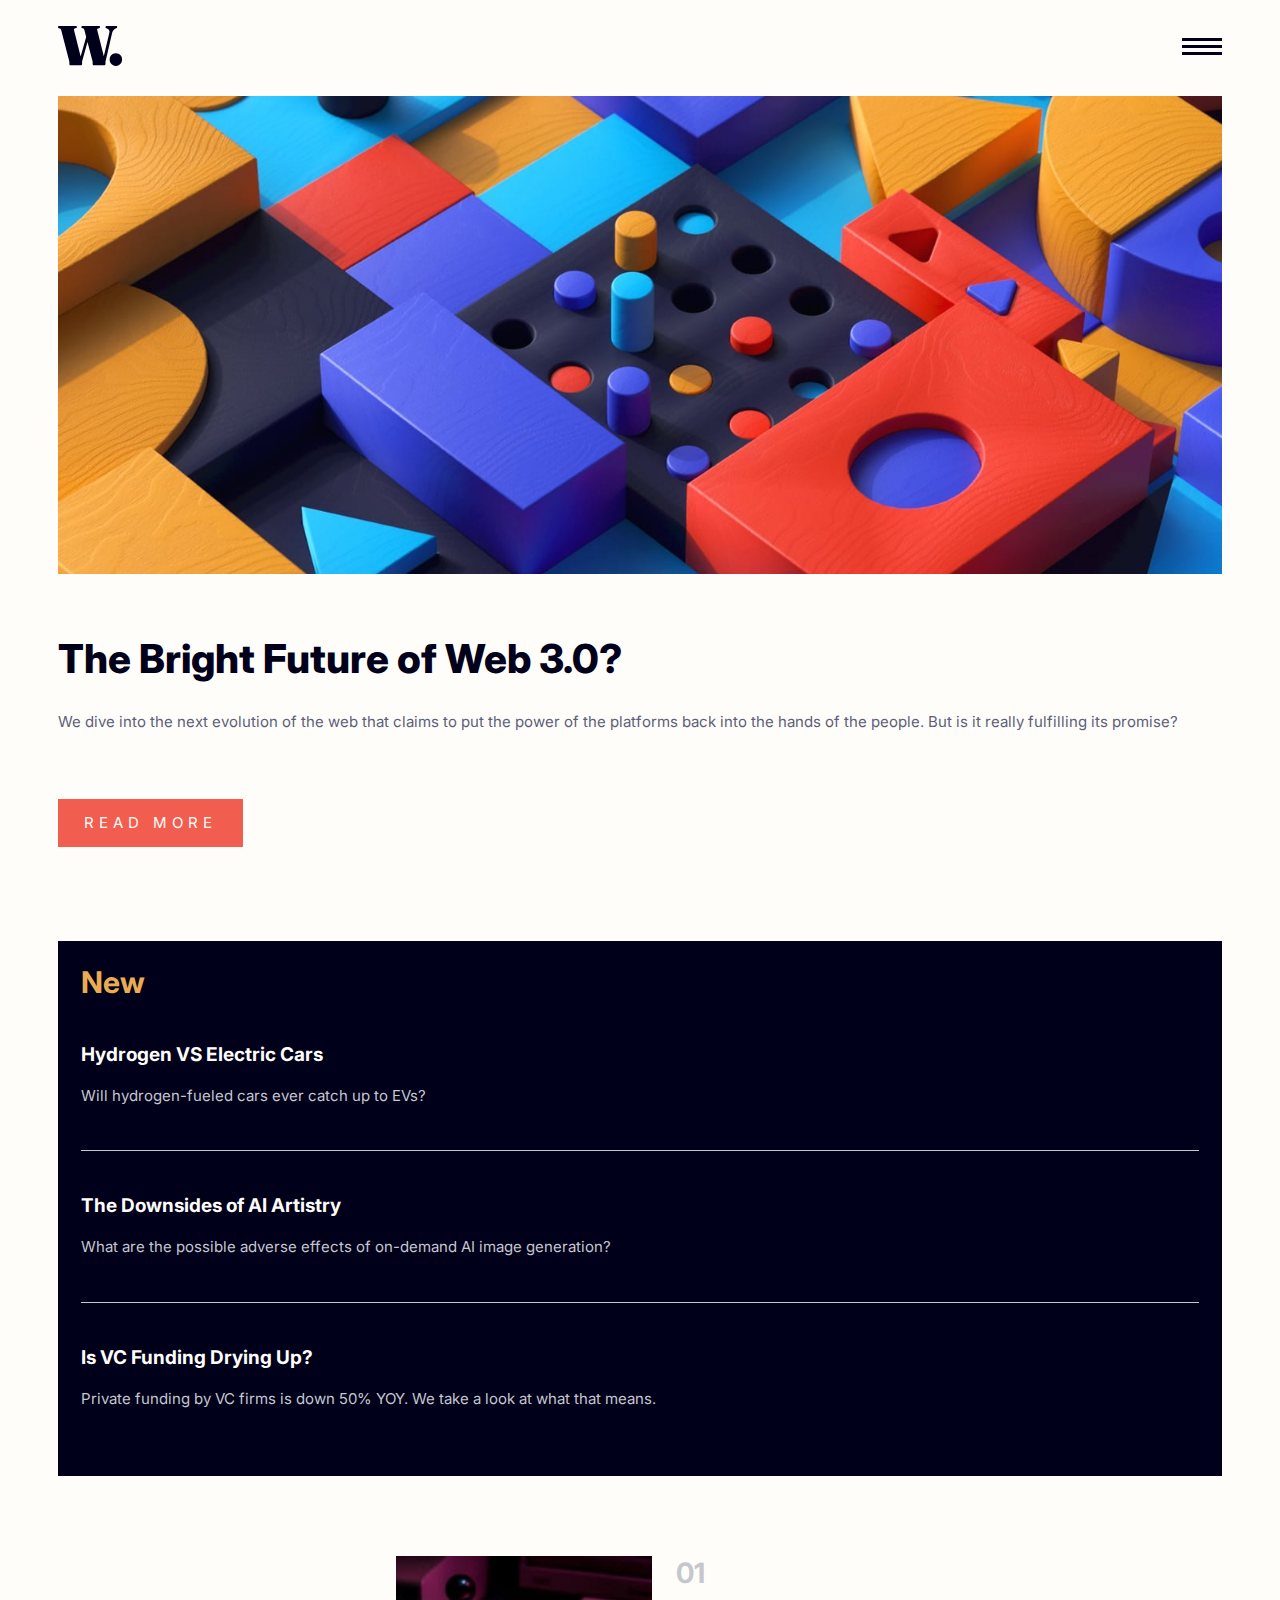
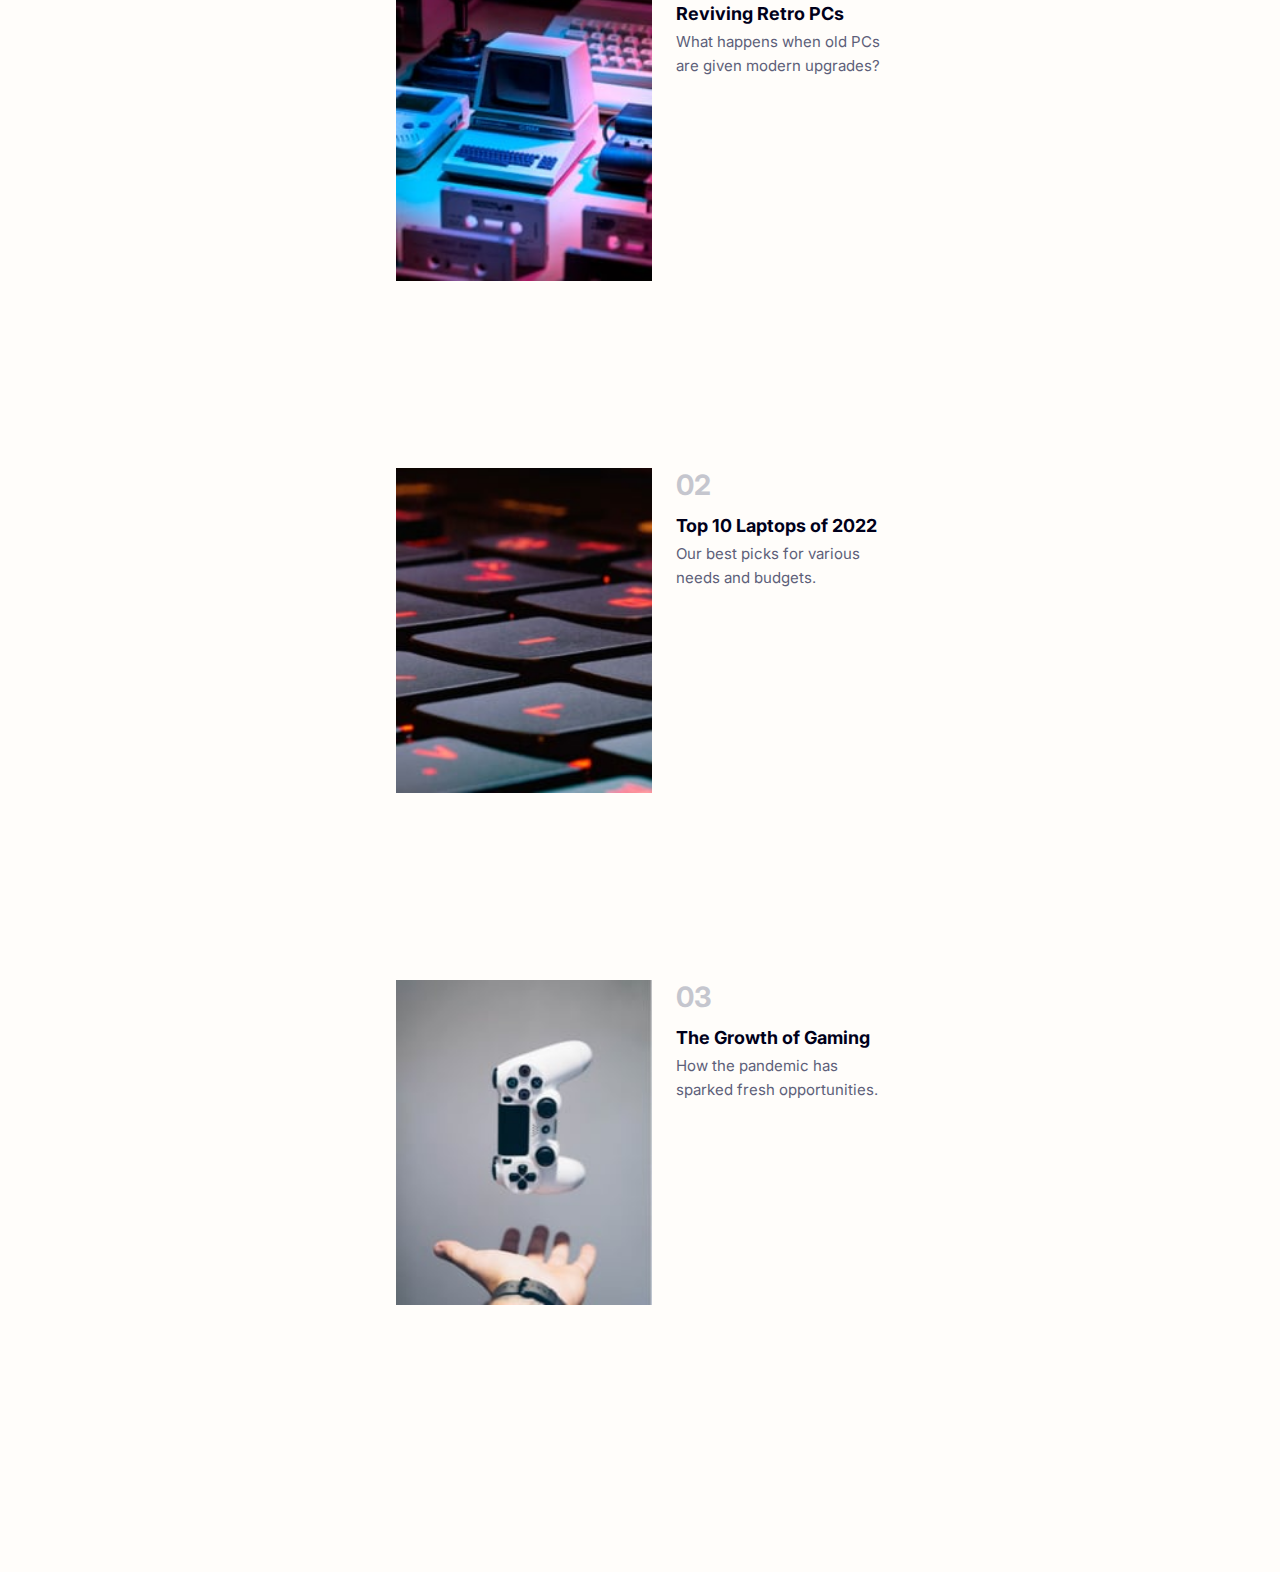
<file: index.html>
<!DOCTYPE html>
<html lang="en">
<head>
  <meta charset="UTF-8">
  <meta name="viewport" content="width=device-width, initial-scale=1.0"> <!-- displays site properly based on user's device -->

  <link rel="icon" type="image/png" sizes="32x32" href="./assets/images/favicon-32x32.png">

  <link rel="preconnect" href="https://fonts.googleapis.com">
  <link rel="preconnect" href="https://fonts.gstatic.com" crossorigin>
  <link href="https://fonts.googleapis.com/css2?family=Inter:wght@400;700;900&display=swap" rel="stylesheet">
  <link rel="stylesheet" href="Data/style.css">  
  <script src="Data/script.js"></script>
  <title>Frontend Mentor | News homepage</title>

  <!-- Feel free to remove these styles or customise in your own stylesheet 👍 -->
  <style>
    .attribution { font-size: 11px; text-align: center; }
    .attribution a { color: hsl(228, 45%, 44%); }
  </style>
</head>
<body>

  <div class="menu" id="menu">
    <div class="close-btn" onclick="menuToggle()">
      <svg width="32" height="31" xmlns="http://www.w3.org/2000/svg"><g fill="#00001A" fill-rule="evenodd"><path d="m2.919.297 28.284 28.284-2.122 2.122L.797 2.419z"/><path d="M.797 28.581 29.081.297l2.122 2.122L2.919 30.703z"/></g></svg>
    </div>
    <div class="items">
      <a href="index.html"><div class="menu-item">Home</div></a>
      <a href="multimedia.html"><div class="menu-item">New</div></a>
      <a href="multimedia.html"><div class="menu-item">Popular</div></a>
      <a href="multimedia.html"><div class="menu-item">Trending</div></a>
      <a href="multimedia.html"><div class="menu-item">Categories</div></a>
    </div>

  </div>
<div class="content" id="content">
  <header>
    <nav class="navBar">
      <div class="navMenu">
        <svg width="65" height="40" xmlns="http://www.w3.org/2000/svg"><path d="M23.016 39.2c.317 0 .574-.093.77-.28.196-.187.294-.457.294-.812v-1.82c0-.448.033-.84.098-1.176.065-.336.145-.663.238-.98l5.09-18.122 4.822 18.57c.112.384.193.682.243.895l.023.099c.047.215.07.453.07.714v1.82c0 .355.098.625.294.812.196.187.453.28.77.28h10.696c.299 0 .55-.093.756-.28.205-.187.308-.457.308-.812v-1.82c0-.373.023-.705.07-.994.047-.29.135-.677.266-1.162L54.04 7.224c.299-1.25.765-2.254 1.4-3.01.635-.756 1.363-1.311 2.184-1.666l.672-.308c.336-.168.574-.331.714-.49.14-.159.21-.369.21-.63 0-.336-.117-.607-.35-.812C58.637.103 58.287 0 57.82 0h-8.904c-.467 0-.817.103-1.05.308-.233.205-.35.476-.35.812 0 .261.06.471.182.63.121.159.313.303.574.434l.616.224c1.12.41 1.871.999 2.254 1.764s.453 1.661.21 2.688l-5.535 23.486-6.477-25.81c-.133-.58-.17-1.018-.11-1.31l.026-.104c.093-.29.317-.49.672-.602l1.232-.336c.299-.112.518-.257.658-.434a.986.986 0 0 0 .21-.63c0-.355-.112-.63-.336-.826C41.468.098 41.122 0 40.656 0H24.78c-.448 0-.789.098-1.022.294-.233.196-.35.471-.35.826 0 .224.06.415.182.574.121.159.322.294.602.406l1.176.42c.261.093.462.243.602.448.14.205.294.607.462 1.204l1.751 6.742-5.553 19.475L16.128 4.48c-.147-.49-.194-.898-.14-1.223l.028-.135c.093-.345.327-.574.7-.686l1.456-.336c.504-.168.756-.504.756-1.008 0-.336-.112-.602-.336-.798C18.368.098 18.022 0 17.556 0H1.344C.896 0 .56.098.336.294.112.49 0 .756 0 1.092c0 .224.056.434.168.63.112.196.29.35.532.462l1.232.392c.355.13.625.308.812.532.187.224.345.579.476 1.064l7.84 30.408c.112.43.191.751.238.966.047.215.07.462.07.742v1.82c0 .355.103.625.308.812.205.187.467.28.784.28h10.556Zm34.804.7c1.195 0 2.263-.29 3.206-.868a6.338 6.338 0 0 0 2.24-2.338c.55-.98.826-2.04.826-3.178 0-1.157-.275-2.212-.826-3.164a6.325 6.325 0 0 0-2.24-2.282c-.943-.57-2.011-.854-3.206-.854-1.157 0-2.207.285-3.15.854a6.325 6.325 0 0 0-2.24 2.282c-.55.952-.826 2.007-.826 3.164 0 1.139.275 2.198.826 3.178.55.98 1.297 1.76 2.24 2.338.943.579 1.993.868 3.15.868Z" fill="#00001A"/></svg>
      </div>
      <div class="hamburger" id="hamburger" onclick="menuToggle()">
        <svg width="40" height="17" xmlns="http://www.w3.org/2000/svg"><g fill="#00001A" fill-rule="evenodd"><path d="M0 0h40v3H0zM0 7h40v3H0zM0 14h40v3H0z"/><path d="M0 0h40v3H0z"/></g></svg>
      </div>
      <div class="standard-menu">
        <a href="index.html"><div class="menu-item">Home</div></a>
        <a href="multimedia.html"><div class="menu-item">New</div></a>
        <a href="multimedia.html"><div class="menu-item">Popular</div></a>
        <a href="multimedia.html"><div class="menu-item">Trending</div></a>
        <a href="multimedia.html"><div class="menu-item">Categories</div></a>
      </div>
    </nav>
  </header>


  
<main class="main">

    <div class="main-article-container">
      <div class="image-container">
        <div class="first-img">
        </div>
      </div>
      <div class="main-article">
        <div class="main-article-title">The Bright Future of Web 3.0?</div>
        <div class="main-article-text">We dive into the next evolution of the web that claims to put the power of the platforms back into the hands of the people. 
          But is it really fulfilling its promise?<div class="main-article-button">READ MORE</div></div>
      </div>
    </div>


    <div class="news">
      <div class="new-title">New</div>

      <div class="new-article first-new">
        <p class="title">
          Hydrogen VS Electric Cars
        </p>
        <p class="text">
          Will hydrogen-fueled cars ever catch up to EVs?
        </p>
      </div>
      <div class="line"></div>
      <div class="new-article second-new">
        <p class="title">
          The Downsides of AI Artistry
        </p>
        <p class="text">
          What are the possible adverse effects of on-demand AI image generation?
        </p>
      </div>
      <div class="line"></div>
      <div class="new-article third-new">
        <p class="title">
          Is VC Funding Drying Up?
        </p>
        <p class="text">
          Private funding by VC firms is down 50% YOY. We take a look at what that means.
        </p>
      </div>
    </div>

    <div class="posts">
      <div class="post">
        <div class="post-image-1"></div>
        <div class="post-content">
          <div class="post-number">01</div>
          <div class="post-title">Reviving Retro PCs</div>
          <div class="post-text">What happens when old PCs are given modern upgrades?</div>
        </div>
      </div>

      <div class="post">
        <div class="post-image-2"></div>
        <div class="post-content">
          <div class="post-number">02</div>
          <div class="post-title">Top 10 Laptops of 2022</div>
          <div class="post-text">Our best picks for various needs and budgets.</div>
        </div>
      </div>

      <div class="post">
        <div class="post-image-3"></div>
        <div class="post-content">
          <div class="post-number">03</div>
          <div class="post-title">The Growth of Gaming</div>
          <div class="post-text">How the pandemic has sparked fresh opportunities.</div>
        </div>
      </div>
    </div>


</main>
<footer></footer>
</div>

<!-- 
  Home
  New
  Popular
  Trending
  Categories

  The Bright Future of Web 3.0?

  We dive into the next evolution of the web that claims to put the power of the platforms back into the hands of the people. 
  But is it really fulfilling its promise?

  Read more

  New 

 



 
  01
  Reviving Retro PCs
  

  02
  
  

  03
  T
  
  
  <div class="attribution">
    Challenge by <a href="https://www.frontendmentor.io?ref=challenge" target="_blank">Frontend Mentor</a>. 
    Coded by <a href="#">Your Name Here</a>.
  </div> -->
</body>
</html>
</file>
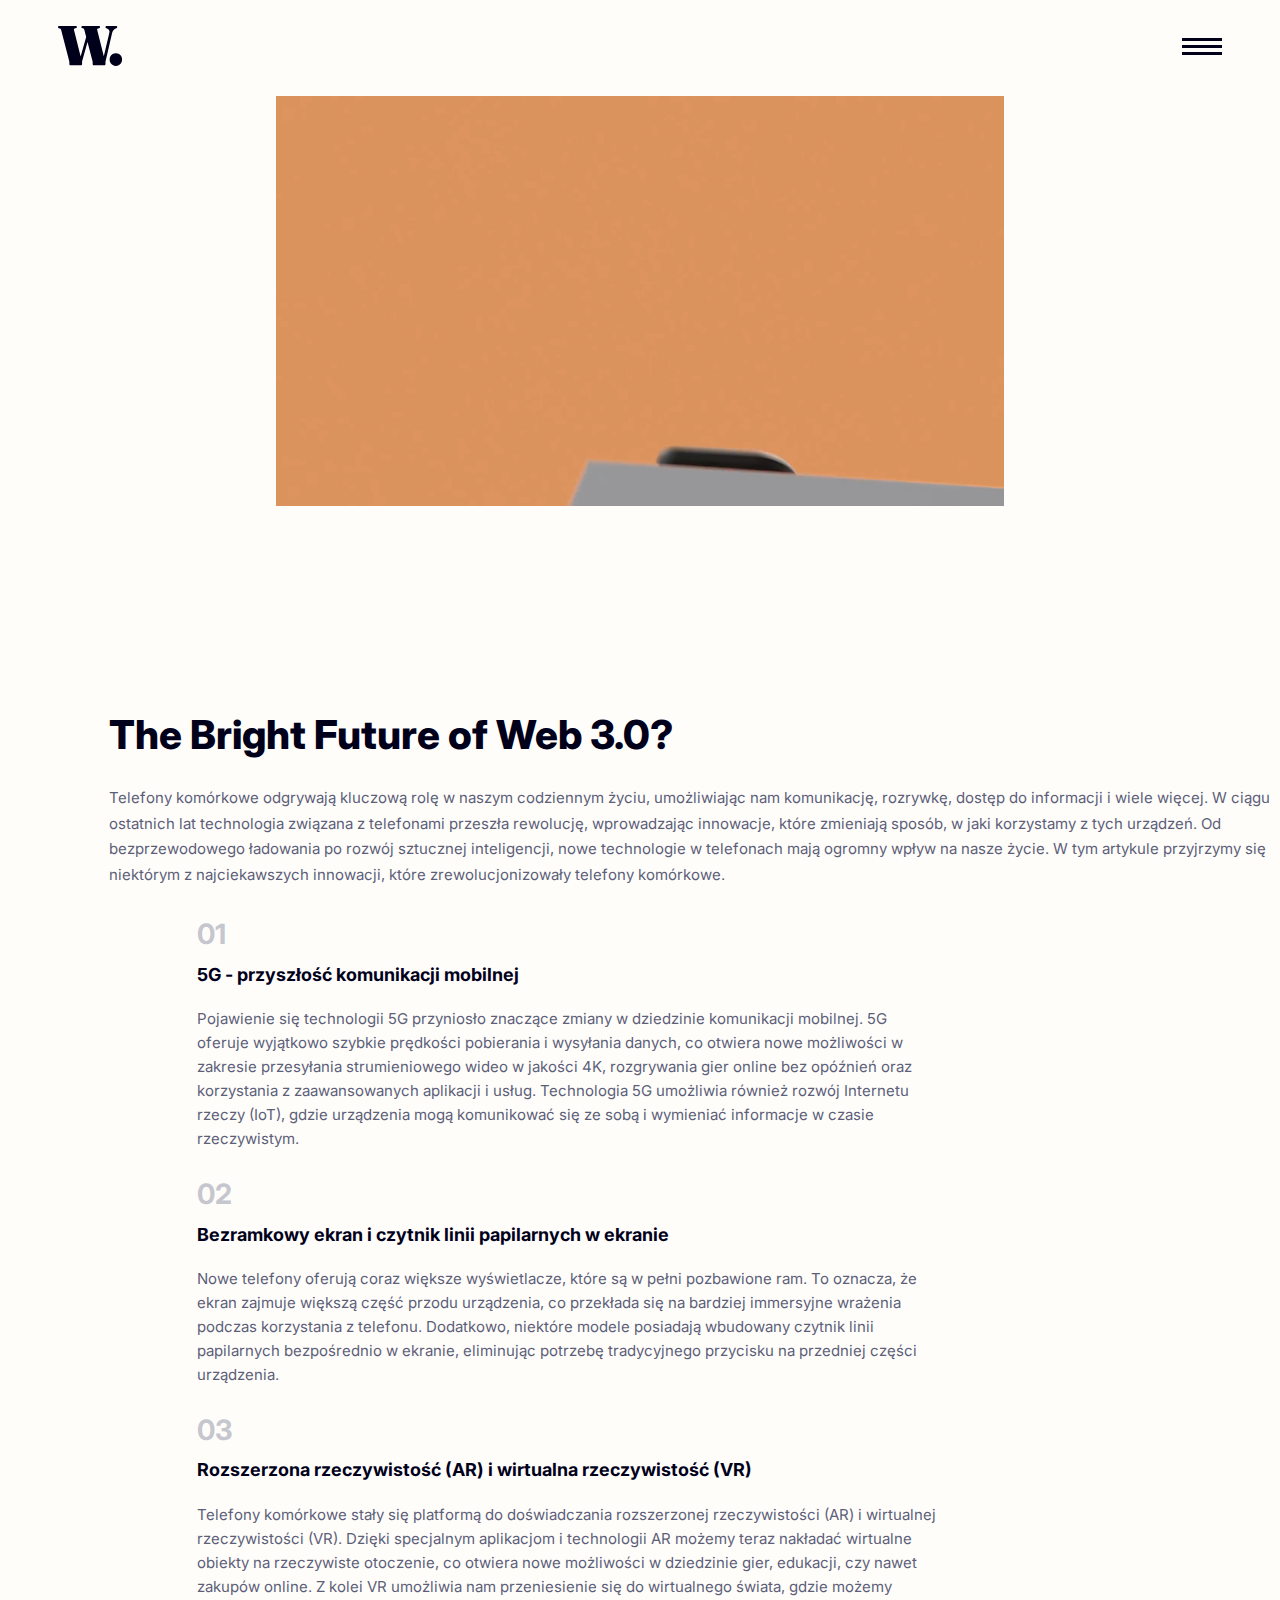
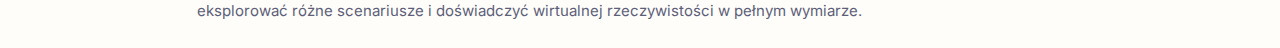
<file: multimedia.html>
<!DOCTYPE html>
<html lang="en">
<head>
  <meta charset="UTF-8">
  <meta name="viewport" content="width=device-width, initial-scale=1.0"> <!-- displays site properly based on user's device -->

  <link rel="icon" type="image/png" sizes="32x32" href="./assets/images/favicon-32x32.png">

  <link rel="preconnect" href="https://fonts.googleapis.com">
  <link rel="preconnect" href="https://fonts.gstatic.com" crossorigin>
  <link href="https://fonts.googleapis.com/css2?family=Inter:wght@400;700;900&display=swap" rel="stylesheet">
  <link rel="stylesheet" href="Data/style.css">  
  <script src="Data/script.js"></script>
  <title>Frontend Mentor | News homepage</title>

  <!-- Feel free to remove these styles or customise in your own stylesheet 👍 -->
  <style>
    .attribution { font-size: 11px; text-align: center; }
    .attribution a { color: hsl(228, 45%, 44%); }
  </style>
</head>
<body>

  <div class="menu" id="menu">
    <div class="close-btn" onclick="menuToggle()">
      <svg width="32" height="31" xmlns="http://www.w3.org/2000/svg"><g fill="#00001A" fill-rule="evenodd"><path d="m2.919.297 28.284 28.284-2.122 2.122L.797 2.419z"/><path d="M.797 28.581 29.081.297l2.122 2.122L2.919 30.703z"/></g></svg>
    </div>
    <div class="items">
        <a href="index.html"><div class="menu-item">Home</div></a>
        <a href="multimedia.html"><div class="menu-item">New</div></a>
        <a href="multimedia.html"><div class="menu-item">Popular</div></a>
        <a href="multimedia.html"><div class="menu-item">Trending</div></a>
        <a href="multimedia.html"><div class="menu-item">Categories</div></a>
    </div>

  </div>
<div class="content" id="content">
  <header>
    <nav class="navBar">
      <div class="navMenu">
        <svg width="65" height="40" xmlns="http://www.w3.org/2000/svg"><path d="M23.016 39.2c.317 0 .574-.093.77-.28.196-.187.294-.457.294-.812v-1.82c0-.448.033-.84.098-1.176.065-.336.145-.663.238-.98l5.09-18.122 4.822 18.57c.112.384.193.682.243.895l.023.099c.047.215.07.453.07.714v1.82c0 .355.098.625.294.812.196.187.453.28.77.28h10.696c.299 0 .55-.093.756-.28.205-.187.308-.457.308-.812v-1.82c0-.373.023-.705.07-.994.047-.29.135-.677.266-1.162L54.04 7.224c.299-1.25.765-2.254 1.4-3.01.635-.756 1.363-1.311 2.184-1.666l.672-.308c.336-.168.574-.331.714-.49.14-.159.21-.369.21-.63 0-.336-.117-.607-.35-.812C58.637.103 58.287 0 57.82 0h-8.904c-.467 0-.817.103-1.05.308-.233.205-.35.476-.35.812 0 .261.06.471.182.63.121.159.313.303.574.434l.616.224c1.12.41 1.871.999 2.254 1.764s.453 1.661.21 2.688l-5.535 23.486-6.477-25.81c-.133-.58-.17-1.018-.11-1.31l.026-.104c.093-.29.317-.49.672-.602l1.232-.336c.299-.112.518-.257.658-.434a.986.986 0 0 0 .21-.63c0-.355-.112-.63-.336-.826C41.468.098 41.122 0 40.656 0H24.78c-.448 0-.789.098-1.022.294-.233.196-.35.471-.35.826 0 .224.06.415.182.574.121.159.322.294.602.406l1.176.42c.261.093.462.243.602.448.14.205.294.607.462 1.204l1.751 6.742-5.553 19.475L16.128 4.48c-.147-.49-.194-.898-.14-1.223l.028-.135c.093-.345.327-.574.7-.686l1.456-.336c.504-.168.756-.504.756-1.008 0-.336-.112-.602-.336-.798C18.368.098 18.022 0 17.556 0H1.344C.896 0 .56.098.336.294.112.49 0 .756 0 1.092c0 .224.056.434.168.63.112.196.29.35.532.462l1.232.392c.355.13.625.308.812.532.187.224.345.579.476 1.064l7.84 30.408c.112.43.191.751.238.966.047.215.07.462.07.742v1.82c0 .355.103.625.308.812.205.187.467.28.784.28h10.556Zm34.804.7c1.195 0 2.263-.29 3.206-.868a6.338 6.338 0 0 0 2.24-2.338c.55-.98.826-2.04.826-3.178 0-1.157-.275-2.212-.826-3.164a6.325 6.325 0 0 0-2.24-2.282c-.943-.57-2.011-.854-3.206-.854-1.157 0-2.207.285-3.15.854a6.325 6.325 0 0 0-2.24 2.282c-.55.952-.826 2.007-.826 3.164 0 1.139.275 2.198.826 3.178.55.98 1.297 1.76 2.24 2.338.943.579 1.993.868 3.15.868Z" fill="#00001A"/></svg>
      </div>
      <div class="hamburger" id="hamburger" onclick="menuToggle()">
        <svg width="40" height="17" xmlns="http://www.w3.org/2000/svg"><g fill="#00001A" fill-rule="evenodd"><path d="M0 0h40v3H0zM0 7h40v3H0zM0 14h40v3H0z"/><path d="M0 0h40v3H0z"/></g></svg>
      </div>
      <div class="standard-menu">
        <a href="index.html"><div class="menu-item">Home</div></a>
        <a href="multimedia.html"><div class="menu-item">New</div></a>
        <a href="multimedia.html"><div class="menu-item">Popular</div></a>
        <a href="multimedia.html"><div class="menu-item">Trending</div></a>
        <a href="multimedia.html"><div class="menu-item">Categories</div></a>
      </div>
    </nav>
  </header>

  <video  preload ="auto" muted loop autoplay>
    <source src="Data/Nokia.mp4" type="video/mp4">
  Your browser does not support the video tag.
  </video>

  <div class="main-article-container article-multimedia">
    <div class="main-article article-multimedia">
      <div class="main-article-title title-multimedia">The Bright Future of Web 3.0?</div>
      <div class="main-article-text text-multimedia">Telefony komórkowe odgrywają kluczową rolę w naszym codziennym życiu, umożliwiając nam komunikację, rozrywkę, dostęp do informacji i wiele więcej. W ciągu ostatnich lat technologia związana z telefonami przeszła rewolucję, wprowadzając innowacje, które zmieniają sposób, w jaki korzystamy z tych urządzeń. Od bezprzewodowego ładowania po rozwój sztucznej inteligencji, nowe technologie w telefonach mają ogromny wpływ na nasze życie. W tym artykule przyjrzymy się niektórym z najciekawszych innowacji, które zrewolucjonizowały telefony komórkowe.</div>
    </div>
    </div>

  <div class="posts posts-multimedia">
      <div class="post-content content-multimedia">
        <div class="post-number">01</div>
        <div class="post-title">5G - przyszłość komunikacji mobilnej</div>
        <div class="post-text">Pojawienie się technologii 5G przyniosło znaczące zmiany w dziedzinie komunikacji mobilnej. 5G oferuje wyjątkowo szybkie prędkości pobierania i wysyłania danych, co otwiera nowe możliwości w zakresie przesyłania strumieniowego wideo w jakości 4K, rozgrywania gier online bez opóźnień oraz korzystania z zaawansowanych aplikacji i usług. Technologia 5G umożliwia również rozwój Internetu rzeczy (IoT), gdzie urządzenia mogą komunikować się ze sobą i wymieniać informacje w czasie rzeczywistym.</div>
      </div>
    

      <div class="post-content content-multimedia">
        <div class="post-number">02</div>
        <div class="post-title">Bezramkowy ekran i czytnik linii papilarnych w ekranie</div>
        <div class="post-text">Nowe telefony oferują coraz większe wyświetlacze, które są w pełni pozbawione ram. To oznacza, że ekran zajmuje większą część przodu urządzenia, co przekłada się na bardziej immersyjne wrażenia podczas korzystania z telefonu. Dodatkowo, niektóre modele posiadają wbudowany czytnik linii papilarnych bezpośrednio w ekranie, eliminując potrzebę tradycyjnego przycisku na przedniej części urządzenia.</div>
      </div>

      <div class="post-content content-multimedia">
        <div class="post-number">03</div>
        <div class="post-title">Rozszerzona rzeczywistość (AR) i wirtualna rzeczywistość (VR)</div>
        <div class="post-text">Telefony komórkowe stały się platformą do doświadczania rozszerzonej rzeczywistości (AR) i wirtualnej rzeczywistości (VR). Dzięki specjalnym aplikacjom i technologii AR możemy teraz nakładać wirtualne obiekty na rzeczywiste otoczenie, co otwiera nowe możliwości w dziedzinie gier, edukacji, czy nawet zakupów online. Z kolei VR umożliwia nam przeniesienie się do wirtualnego świata, gdzie możemy eksplorować różne scenariusze i doświadczyć wirtualnej rzeczywistości w pełnym wymiarze.</div>
      </div>
  </div>
</div>
</body>
</html>
</file>
<file: Data/style.css>
:root{
    --softorange: hsl(35, 77%, 62%);
    --softred: hsl(5, 85%, 63%);
    --offwhite: hsl(36, 100%, 99%);
    --grayBlue: hsl(233, 8%, 79%);
    --darkBlue: hsl(236, 13%, 42%);
    --veryDarkBlue: hsl(240, 100%, 5%);

    font-size: 15px;
}

body{
    background-color: var(--offwhite);
    margin: 0;

    box-sizing: border-box;
    font-family: 'Inter', sans-serif;
}

.main-article-button:hover{
    background-color: var(--veryDarkBlue);
    color: var(--offwhite);
    cursor: pointer;
}

.menu-item:hover{
    color: var(--softred);
    cursor: pointer;
}


@media only screen and (max-width: 599px) {

    .content{
        padding: 0 4.5% 0 4.5%;
     }

     .items{
        font-size: 18px;
        margin-top: 122px;
    }
    
    .menu-item{
        font-size: 18px;
        margin-top: 30px;
        color: var(--veryDarkBlue);
    }

    .standard-menu{
        display: none
     }

    .first-img{
        position: absolute;
        width: 100%;
        height: 100%;
        top: 0;
        left: 0;
        bottom: 0;
        right: 0;
    
        background-image: url(../assets/images/image-web-3-mobile.jpg);
        background-repeat: no-repeat;
        background-size:contain;
    
    }
    
    .image-container{
        display: flex;
        width: 100%;
        min-width: 185px;
        padding-top: 90%;
        position: relative;
        margin-bottom: 10px;
        margin-left: auto;
    }

    .main-article{
        padding: 26px 0;
    }
    
    .main-article-title{
        font-weight: 800;
        color: var(--veryDarkBlue);
        font-size: 40px;
        margin-bottom: 26px;
    }
    
    .main-article-text{
        font-weight: 400;
        color: var(--darkBlue);
        line-height: 1.7;
        margin-bottom: 30px;
    }

    .main-article-button{
        margin-top: 10vw;
    }

    .news{
        margin-top: 38px;
        margin-bottom: 64px;
        width: 100%;
        min-height: 490px;
        padding: 23px;
        background-color: var(--veryDarkBlue);
        box-sizing: border-box;
    }
    
    .new-title{
        font-weight: 700;
        font-size: 2rem;
        color: var(--softorange);
    }

    .new-article{
        margin: 43px 0 43px 0;
    }
    
    .new-article p.title{
        color: var(--offwhite);
        font-weight: 700;
        font-size: 19px;
    }
    
    .new-article p.text{
        color: var(--grayBlue);
        line-height: 1.5;
    }

    .posts{
        width: 100%;
        min-height: 450px;
        display: flex;
        flex-direction: column;
        justify-content: space-between;
    }
    
    .post{
        display: flex;
        justify-content:space-around;
        height: 40vw;
        margin-bottom: 10vw;
    }
    
    .post-image-1{
        height:auto;
        min-width: 100px;
        min-height: 130px;
        width: 30vw;
        background-image: url(../assets/images/image-retro-pcs.jpg);
        background-repeat: no-repeat;
        background-size: contain;
        position: relative;
    }
    
    .post-image-2{
        height:auto;
        min-width: 100px;
        min-height: 130px;
        width: 30vw;
        background-image: url(../assets/images/image-top-laptops.jpg);
        background-repeat: no-repeat;
        background-size: contain;
        position: relative;
    }
    
    .post-image-3{
        height:auto;
        min-width: 100px;
        min-height: 130px;
        width: 30vw;
        background-image: url(../assets/images/image-gaming-growth.jpg);
        background-repeat: no-repeat;
        background-size: contain;
        position: relative;
    }
    
    .post-content{
        margin-left: 24px;
        width: 208px;
    }
    
    .post-number{
        font-size: 28px;
        font-weight: 700;
        color: var(--grayBlue);
    }
    
    .post-title{
        margin-top: 1vw;
        margin-bottom: 3%;
        font-size: 18px;
        font-weight: 700;
        color: var(--veryDarkBlue);
    }
    
    .post-text{
        color: var(--darkBlue);
        line-height: 1.6;
    }

    .article-multimedia{
        padding: 8vw 2vw 0 2vw;
        height: fit-content;
        display: flex;
        flex-direction: column;
        justify-content: space-evenly;
        margin: 0;
    }
}


.navBar{
    display: flex;
    justify-content: space-between;
    align-items: center;
    margin: 0;
    padding: 28px 0;
    height: 40px;
}





.main-article-button{
    background-color: var(--softred);
    color: var(--offwhite);
    letter-spacing: 5px;
    font-weight: 400;
    
    display: flex;
    align-items: center;
    text-align: center;
    justify-content: center;

    width: 185px;
    height: 48px;
}


.line{
    width: 100%;
    height: 1px;
    background-color: var(--grayBlue);
    margin: 0;
}



footer{
    height: 80px;
}


@media only screen and (min-width: 600px) and (max-width: 1299px) {

    .content{
        padding: 0 4.5% 0 4.5%;
     }

     .standard-menu{
        display: none
     }

     .items{
        font-size: 18px;
        margin-top: 122px;
    }
    
    .menu-item{
        font-size: 18px;
        margin-top: 30px;
        color: var(--veryDarkBlue);
    }

    .first-img{
        background-image: url(../assets/images/image-web-3-desktop.jpg);
        background-repeat: no-repeat;
        background-size: contain;
        width: 100%;
        min-height: 40vw;
        overflow: hidden;  
    }

    
    
    .image-container{
        width: 100%;
    }

    .main-article{
        padding: 26px 0;
    }
    
    .main-article-title{
        font-weight: 800;
        color: var(--veryDarkBlue);
        font-size: 40px;
        margin-bottom: 26px;
    }
    
    .main-article-text{
        font-weight: 400;
        color: var(--darkBlue);
        line-height: 1.7;
        margin-bottom: 30px;
    }

    .main-article-button{
        margin-top: 5vw;
    }

    .news{
        margin-top: 38px;
        margin-bottom: 80px;
        width: 100%;
        min-height: 490px;
        padding: 23px;
        background-color: var(--veryDarkBlue);
        box-sizing: border-box;
    }
    
    .new-title{
        font-weight: 700;
        font-size: 2rem;
        color: var(--softorange);
    }

    .new-article{
        margin: 43px 0 43px 0;
    }
    
    .new-article p.title{
        color: var(--offwhite);
        font-weight: 700;
        font-size: 19px;
    }
    
    .new-article p.text{
        color: var(--grayBlue);
        line-height: 1.5;
    }
    .posts{
        width: 100%;
        min-height: 450px;
    }
    
    .post{
        display: flex;
        justify-content:center;
        height: 40vw;
    }
    
    .post-image-1{
        height:auto;
        min-width: 100px;
        min-height: 130px;
        width: 20vw;
        background-image: url(../assets/images/image-retro-pcs.jpg);
        background-repeat: no-repeat;
        background-size: contain;
        position: relative;
    }
    
    .post-image-2{
        height:auto;
        min-width: 100px;
        min-height: 130px;
        width: 20vw;
        background-image: url(../assets/images/image-top-laptops.jpg);
        background-repeat: no-repeat;
        background-size: contain;
        position: relative;
    }
    
    .post-image-3{
        height:auto;
        min-width: 100px;
        min-height: 130px;
        width: 20vw;
        background-image: url(../assets/images/image-gaming-growth.jpg);
        background-repeat: no-repeat;
        background-size: contain;
        position: relative;
    }
    
    .post-content{
        margin-left: 24px;
        width: 208px;
    }
    
    .post-number{
        font-size: 28px;
        font-weight: 700;
        color: var(--grayBlue);
    }
    
    .post-title{
        margin-top: 1vw;
        margin-bottom: 3%;
        font-size: 18px;
        font-weight: 700;
        color: var(--veryDarkBlue);
    }
    
    .post-text{
        color: var(--darkBlue);
        line-height: 1.6;
    }

    .article-multimedia{
        padding: 8vw 2vw 0 2vw;
        height: fit-content;
        display: flex;
        flex-direction: column;
        justify-content: space-evenly;
        margin: 0;
    }

}

@media only screen and (min-width: 1300px) {

    body{
        padding: 4vw 11.5vw;

    }
    
    .main-article-container, .news{
        float: left;
    }

    .posts{
        clear: both;
    }

    .first-img{
        background-image: url(../assets/images/image-web-3-desktop.jpg);
        background-repeat: no-repeat;
        background-size:contain;
        width: 100%;
        min-height: 21vw;
        overflow: hidden;
    
    }
    
    .image-container{
        clear: both;
    }

    .main-article-container{
        width: 49vw;
        height: 38vw;
        margin: 0 2vw 0 0;

    }

    .main-article{
        padding: 1.8vw 0;
    }
    
    .main-article-title{
        width: 21vw;
        float: left;
        font-weight: 800;
        color: var(--veryDarkBlue);
        font-size: 4vw;
        line-height: 1;
    }
    
    .main-article-text{
        width: 26.5vw;
        float: left;
        font-weight: 400;
        color: var(--darkBlue);
        line-height: 1.7;
        margin-bottom: 30px;
    }

    .main-article{
        display: flex;
        justify-content: space-between;
    }

    .main-article-button{
        margin-top: 3vw;
        width: 13vw;
        height: 3.5vw;
        font-size: 1.1vw
    }

    .news{
        margin: 0;
        width: 21vw;
        height: 38vw;
        padding: 1vw 1.7vw 0 1.7vw;
        background-color: var(--veryDarkBlue);
        display: flex;
        flex-direction: column;
        justify-content: space-evenly;
    }
    
    .new-title{
        font-weight: 700;
        font-size: 34px;
        color: var(--softorange);
    }

    
    .new-article p.title{
        color: var(--offwhite);
        font-weight: 700;
        font-size: 19px;
    }
    
    .new-article p.text{
        color: var(--grayBlue);
        line-height: 1.8;
    }

    .posts{
        width: 100%;
        display: flex;
        justify-content: space-between;
    }
    
    .post{
        display: flex;
        justify-content:space-around;
        height: 10vw;
        margin-top: 5vw;
    }
    
    .post-image-1{
        height:auto;
        width: 9vw;
        background-image: url(../assets/images/image-retro-pcs.jpg);
        background-repeat: no-repeat;
        background-size: contain;
        position: relative;
    }
    
    .post-image-2{
        height:auto;
        width: 9vw;
        background-image: url(../assets/images/image-top-laptops.jpg);
        background-repeat: no-repeat;
        background-size: contain;
        position: relative;
    }
    
    .post-image-3{
        height:auto;
        width: 9vw;
        background-image: url(../assets/images/image-gaming-growth.jpg);
        background-repeat: no-repeat;
        background-size: contain;
        position: relative;
    }
    
    .post-content{
        margin-left: 12px;
        width: 208px;
    }
    
    .post-number{
        font-size: 30px;
        font-weight: 700;
        color: var(--grayBlue);
    }
    
    .post-title{
        margin-top: 0.6vw;
        margin-bottom: 3%;
        font-size: 18px;
        font-weight: 800;
        color: var(--veryDarkBlue);
    }
    
    .post-text{
        color: var(--darkBlue);
        line-height: 1.6;
    }

    .hamburger{
        visibility: hidden;
    }

    .standard-menu{
        display: flex;
        align-items: center;
        text-align: center;
    }
    
    
    .menu-item{
        margin-right: 2vw;
        color: var(--darkBlue);
        cursor: pointer;
    }

    .article-multimedia{
        width: 100%;
        height: fit-content;
        display: flex;
        justify-content: space-evenly;
        margin: 0;
    }

    .posts-multimedia{
        display: flex;
        flex-direction: row;
        margin-top: 200px;
        justify-content: space-between;
        width: 100%;
    }
    
    
}

.menu{
    width: 53vw;
    height: 100%;
    position:fixed;
    float: right;
    background-color: var(--offwhite);
    z-index:2;
    right: 0;
    top: 0;
    padding: 28px 21px;

    display: none;
}

.close-btn{
    float: right;
}

a{
    text-decoration: none;
}

video{
    float: left;
    margin: 0;
    width: 100%;
    height:32vw;
}
.article-multimedia{
    width: 100%;
    height: fit-content;
    display: flex;
    justify-content: space-evenly;
    margin: 0;
}

.text-multimedia{
    align-items: center;
}

.posts-multimedia{
    display: flex;
    flex-direction: column;
    margin-top: 0;
    justify-content: left;
    align-items: baseline;
    margin-left: 9vw;
    margin-right: 9vw;
    width: 100%;
}

.content-multimedia{
    width: 58vw;
    margin-bottom: 2vw;
}
</file>
